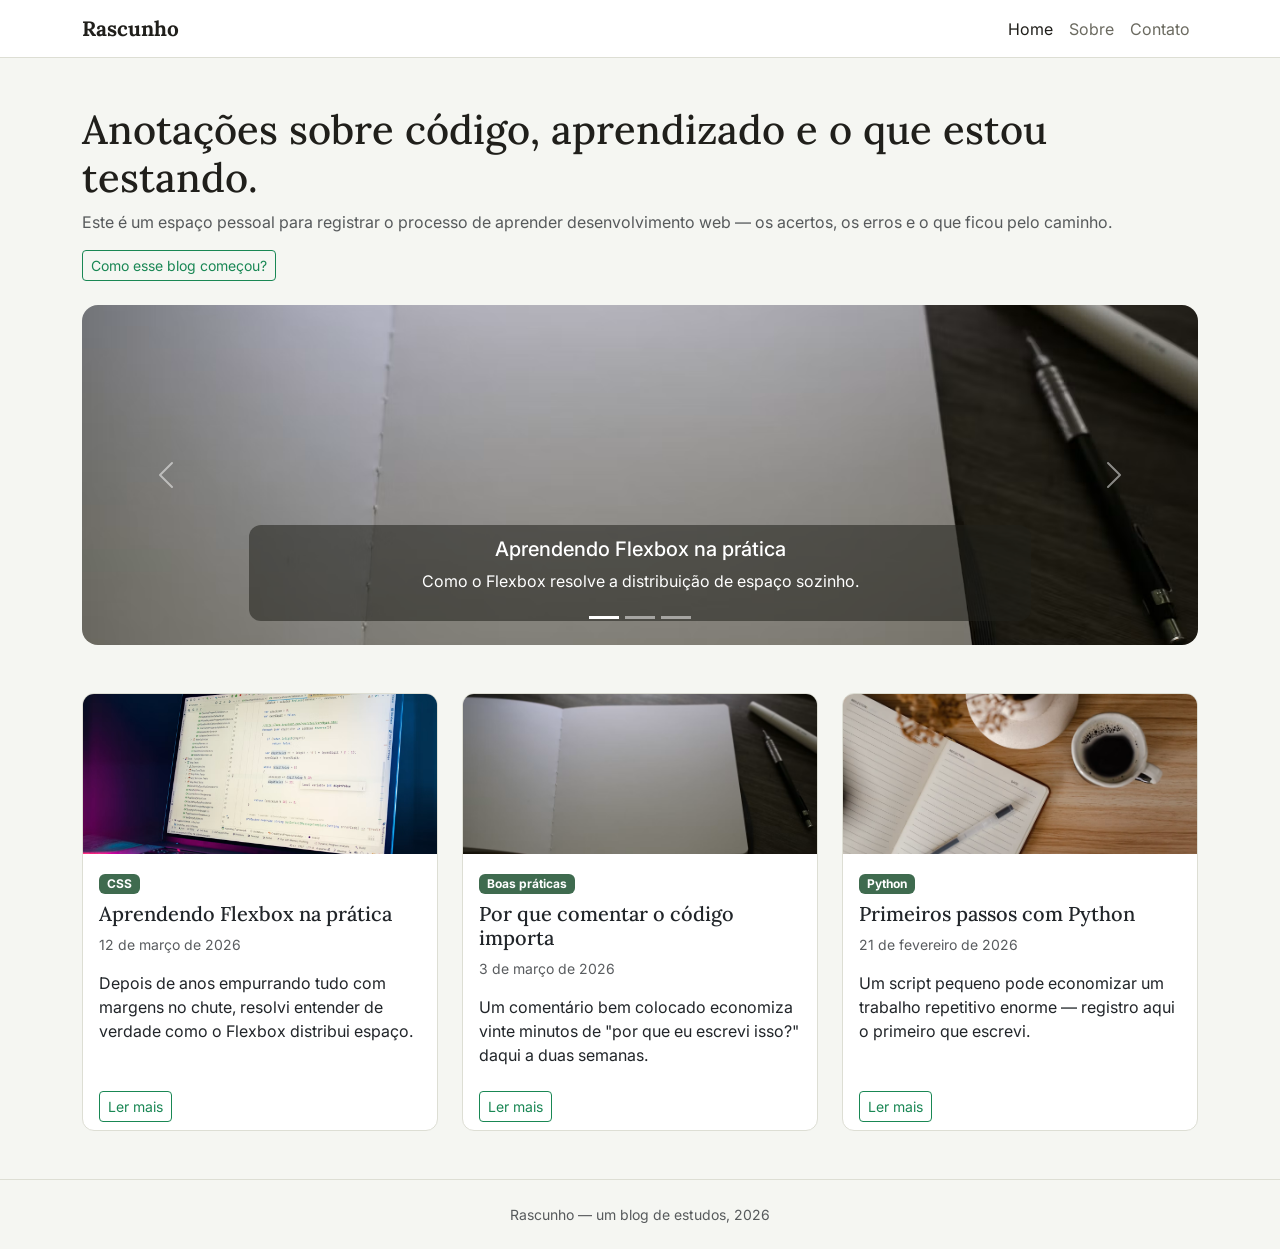
<file: atv 2 (blog jean)/templates/index.html>
<!DOCTYPE html>
<html lang="pt-BR">
<head>
  <meta charset="UTF-8">
  <meta name="viewport" content="width=device-width, initial-scale=1.0">
  <title>Rascunho — um blog de estudos</title>

  <link href="https://cdn.jsdelivr.net/npm/bootstrap@5.3.3/dist/css/bootstrap.min.css" rel="stylesheet">
  <link rel="preconnect" href="https://fonts.googleapis.com">
  <link href="https://fonts.googleapis.com/css2?family=Lora:wght@500;600;700&family=Inter:wght@400;500;600&display=swap" rel="stylesheet">
  <link rel="stylesheet" href="../static/css/custom.css">
</head>
<body>

  <nav class="navbar navbar-expand-md sticky-top custom-navbar">
    <div class="container">
      <a class="navbar-brand" href="index.html">Rascunho</a>
      <button class="navbar-toggler" type="button" data-bs-toggle="collapse"
              data-bs-target="#navMenu" aria-controls="navMenu"
              aria-expanded="false" aria-label="Abrir menu">
        <span class="navbar-toggler-icon"></span>
      </button>
      <div class="collapse navbar-collapse" id="navMenu">
        <ul class="navbar-nav ms-auto">
          <li class="nav-item"><a class="nav-link active" aria-current="page" href="index.html">Home</a></li>
          <li class="nav-item"><a class="nav-link" href="sobre.html">Sobre</a></li>
          <li class="nav-item"><a class="nav-link" href="contato.html">Contato</a></li>
        </ul>
      </div>
    </div>
  </nav>

  <main class="container py-5">

    <div class="intro mb-4">
      <h1>Anotações sobre código, aprendizado e o que estou testando.</h1>
      <p class="text-muted">
        Este é um espaço pessoal para registrar o processo de aprender
        desenvolvimento web — os acertos, os erros e o que ficou pelo caminho.
      </p>

      <button type="button" class="btn btn-outline-success btn-sm"
              data-bs-toggle="modal" data-bs-target="#aboutModal">
        Como esse blog começou?
      </button>
    </div>

    <div id="postsCarousel" class="carousel slide mb-5" data-bs-ride="carousel">
      <div class="carousel-indicators">
        <button type="button" data-bs-target="#postsCarousel" data-bs-slide-to="0" class="active" aria-current="true" aria-label="Slide 1"></button>
        <button type="button" data-bs-target="#postsCarousel" data-bs-slide-to="1" aria-label="Slide 2"></button>
        <button type="button" data-bs-target="#postsCarousel" data-bs-slide-to="2" aria-label="Slide 3"></button>
      </div>

      <div class="carousel-inner rounded-4 overflow-hidden">
        <div class="carousel-item active">
          <img src="../static/img/hero.jpg" class="d-block w-100 carousel-img" alt="Caderno aberto sobre a mesa, ao lado de um teclado">
          <div class="carousel-caption d-none d-md-block">
            <h5>Aprendendo Flexbox na prática</h5>
            <p>Como o Flexbox resolve a distribuição de espaço sozinho.</p>
          </div>
        </div>
        <div class="carousel-item">
          <img src="../static/img/post-flexbox.jpg" class="d-block w-100 carousel-img" alt="Tela de laptop exibindo linhas de código">
          <div class="carousel-caption d-none d-md-block">
            <h5>Por que comentar o código importa</h5>
            <p>Um comentário bem colocado economiza tempo no futuro.</p>
          </div>
        </div>
        <div class="carousel-item">
          <img src="../static/img/sobre.jpg" class="d-block w-100 carousel-img" alt="Xícara de café ao lado de um caderno aberto">
          <div class="carousel-caption d-none d-md-block">
            <h5>Primeiros passos com Python</h5>
            <p>Automatizando tarefas repetitivas com um script simples.</p>
          </div>
        </div>
      </div>

      <button class="carousel-control-prev" type="button" data-bs-target="#postsCarousel" data-bs-slide="prev">
        <span class="carousel-control-prev-icon" aria-hidden="true"></span>
        <span class="visually-hidden">Anterior</span>
      </button>
      <button class="carousel-control-next" type="button" data-bs-target="#postsCarousel" data-bs-slide="next">
        <span class="carousel-control-next-icon" aria-hidden="true"></span>
        <span class="visually-hidden">Próximo</span>
      </button>
    </div>

    <div class="row row-cols-1 row-cols-md-3 g-4">

      <div class="col">
        <div class="card h-100 post-card">
          <img src="../static/img/post-flexbox.jpg" class="card-img-top" alt="Tela de laptop exibindo linhas de código">
          <div class="card-body">
            <span class="badge text-bg-success mb-2">CSS</span>
            <h3 class="card-title h5">Aprendendo Flexbox na prática</h3>
            <p class="card-text text-muted small">12 de março de 2026</p>
            <p class="card-text">
              Depois de anos empurrando tudo com margens no chute, resolvi
              entender de verdade como o Flexbox distribui espaço.
            </p>
          </div>
          <div class="card-footer bg-transparent border-0">
            <a href="#" class="btn btn-outline-success btn-sm">Ler mais</a>
          </div>
        </div>
      </div>

      <div class="col">
        <div class="card h-100 post-card">
          <img src="../static/img/hero.jpg" class="card-img-top" alt="Caderno aberto sobre a mesa, ao lado de um teclado">
          <div class="card-body">
            <span class="badge text-bg-success mb-2">Boas práticas</span>
            <h3 class="card-title h5">Por que comentar o código importa</h3>
            <p class="card-text text-muted small">3 de março de 2026</p>
            <p class="card-text">
              Um comentário bem colocado economiza vinte minutos de
              "por que eu escrevi isso?" daqui a duas semanas.
            </p>
          </div>
          <div class="card-footer bg-transparent border-0">
            <a href="#" class="btn btn-outline-success btn-sm">Ler mais</a>
          </div>
        </div>
      </div>

      <div class="col">
        <div class="card h-100 post-card">
          <img src="../static/img/sobre.jpg" class="card-img-top" alt="Xícara de café ao lado de um caderno aberto">
          <div class="card-body">
            <span class="badge text-bg-success mb-2">Python</span>
            <h3 class="card-title h5">Primeiros passos com Python</h3>
            <p class="card-text text-muted small">21 de fevereiro de 2026</p>
            <p class="card-text">
              Um script pequeno pode economizar um trabalho repetitivo
              enorme — registro aqui o primeiro que escrevi.
            </p>
          </div>
          <div class="card-footer bg-transparent border-0">
            <a href="#" class="btn btn-outline-success btn-sm">Ler mais</a>
          </div>
        </div>
      </div>

    </div>
  </main>

  <footer class="site-footer text-center py-4">
    <div class="container">
      <p class="mb-0 text-muted small">Rascunho — um blog de estudos, 2026</p>
    </div>
  </footer>

  <div class="modal fade" id="aboutModal" tabindex="-1" aria-labelledby="aboutModalLabel" aria-hidden="true">
    <div class="modal-dialog">
      <div class="modal-content">
        <div class="modal-header">
          <h5 class="modal-title" id="aboutModalLabel">Sobre o Rascunho</h5>
          <button type="button" class="btn-close" data-bs-dismiss="modal" aria-label="Fechar"></button>
        </div>
        <div class="modal-body">
          <p>
            O Rascunho começou como um caderno de anotações que virou site —
            um espaço pra registrar o processo de aprender programação sem
            esperar estar "pronto" pra publicar.
          </p>
        </div>
        <div class="modal-footer">
          <a href="sobre.html" class="btn btn-success">Ler mais sobre</a>
        </div>
      </div>
    </div>
  </div>

  <script src="https://cdn.jsdelivr.net/npm/bootstrap@5.3.3/dist/js/bootstrap.bundle.min.js"></script>
</body>
</html>
</file>
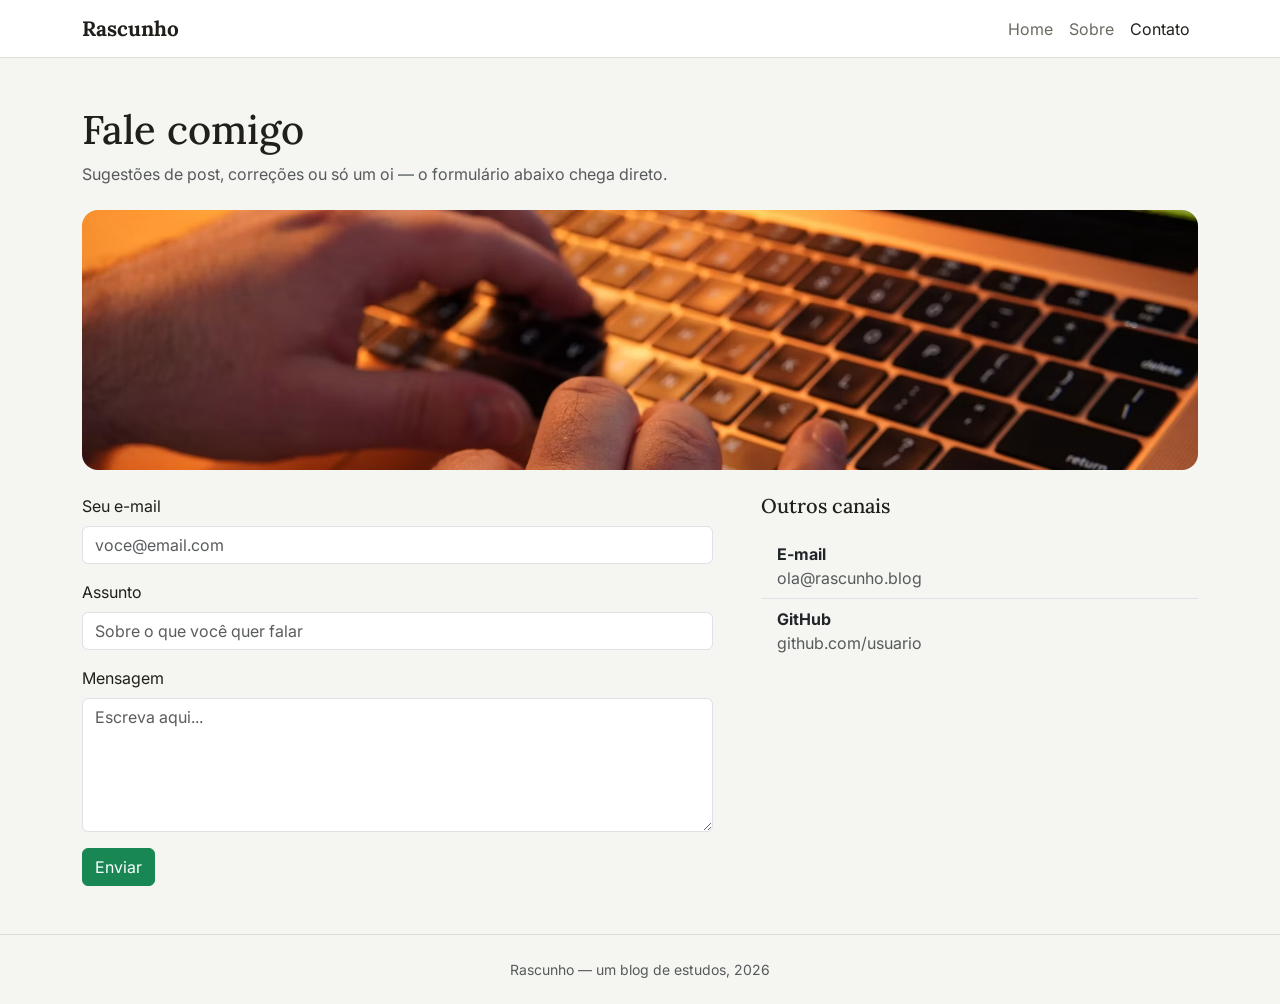
<file: atv 2 (blog jean)/templates/contato.html>
<!DOCTYPE html>
<html lang="pt-BR">
<head>
  <meta charset="UTF-8">
  <meta name="viewport" content="width=device-width, initial-scale=1.0">
  <title>Contato — Rascunho</title>
  <link href="https://cdn.jsdelivr.net/npm/bootstrap@5.3.3/dist/css/bootstrap.min.css" rel="stylesheet">
  <link rel="preconnect" href="https://fonts.googleapis.com">
  <link href="https://fonts.googleapis.com/css2?family=Lora:wght@500;600;700&family=Inter:wght@400;500;600&display=swap" rel="stylesheet">
  <link rel="stylesheet" href="../static/css/custom.css">
</head>
<body>

  <nav class="navbar navbar-expand-md sticky-top custom-navbar">
    <div class="container">
      <a class="navbar-brand" href="index.html">Rascunho</a>
      <button class="navbar-toggler" type="button" data-bs-toggle="collapse"
              data-bs-target="#navMenu" aria-controls="navMenu"
              aria-expanded="false" aria-label="Abrir menu">
        <span class="navbar-toggler-icon"></span>
      </button>
      <div class="collapse navbar-collapse" id="navMenu">
        <ul class="navbar-nav ms-auto">
          <li class="nav-item"><a class="nav-link" href="index.html">Home</a></li>
          <li class="nav-item"><a class="nav-link" href="sobre.html">Sobre</a></li>
          <li class="nav-item"><a class="nav-link active" aria-current="page" href="contato.html">Contato</a></li>
        </ul>
      </div>
    </div>
  </nav>

  <main class="container py-5">
    <h1 class="mb-2">Fale comigo</h1>
    <p class="text-muted mb-4">Sugestões de post, correções ou só um oi — o formulário abaixo chega direto.</p>

    <img src="../static/img/contato.jpg" class="img-fluid rounded-4 mb-4 about-img"
         alt="Mãos digitando em um teclado de notebook">

    <div class="row g-5">

      <div class="col-md-7">

        <div id="formAlert" class="alert alert-success alert-dismissible fade show d-none" role="alert">
          Mensagem enviada! (simulação — este formulário não envia dados de verdade)
          <button type="button" class="btn-close" aria-label="Fechar" onclick="hideFormAlert()"></button>
        </div>

        <form id="contactForm">
          <div class="mb-3">
            <label for="email" class="form-label">Seu e-mail</label>
            <input type="email" class="form-control" id="email" placeholder="voce@email.com" required>
          </div>
          <div class="mb-3">
            <label for="assunto" class="form-label">Assunto</label>
            <input type="text" class="form-control" id="assunto" placeholder="Sobre o que você quer falar" required>
          </div>
          <div class="mb-3">
            <label for="mensagem" class="form-label">Mensagem</label>
            <textarea class="form-control" id="mensagem" rows="5" placeholder="Escreva aqui..." required></textarea>
          </div>
          <button type="submit" class="btn btn-success">Enviar</button>
        </form>
      </div>

      <div class="col-md-5">
        <h2 class="h5 mb-3">Outros canais</h2>

        <ul class="list-group list-group-flush">
          <li class="list-group-item bg-transparent">
            <strong>E-mail</strong>
            <p class="mb-0 text-muted">ola@rascunho.blog</p>
          </li>
          <li class="list-group-item bg-transparent">
            <strong>GitHub</strong>
            <p class="mb-0 text-muted">github.com/usuario</p>
          </li>
        </ul>
      </div>

    </div>
  </main>

  <footer class="site-footer text-center py-4">
    <div class="container">
      <p class="mb-0 text-muted small">Rascunho — um blog de estudos, 2026</p>
    </div>
  </footer>

  <script src="https://cdn.jsdelivr.net/npm/bootstrap@5.3.3/dist/js/bootstrap.bundle.min.js"></script>

  <script>
    function hideFormAlert() {
      document.getElementById('formAlert').classList.add('d-none');
    }

    document.getElementById('contactForm').addEventListener('submit', function (event) {
      event.preventDefault();
      document.getElementById('formAlert').classList.remove('d-none');
      this.reset();
    });
  </script>
</body>
</html>
</file>
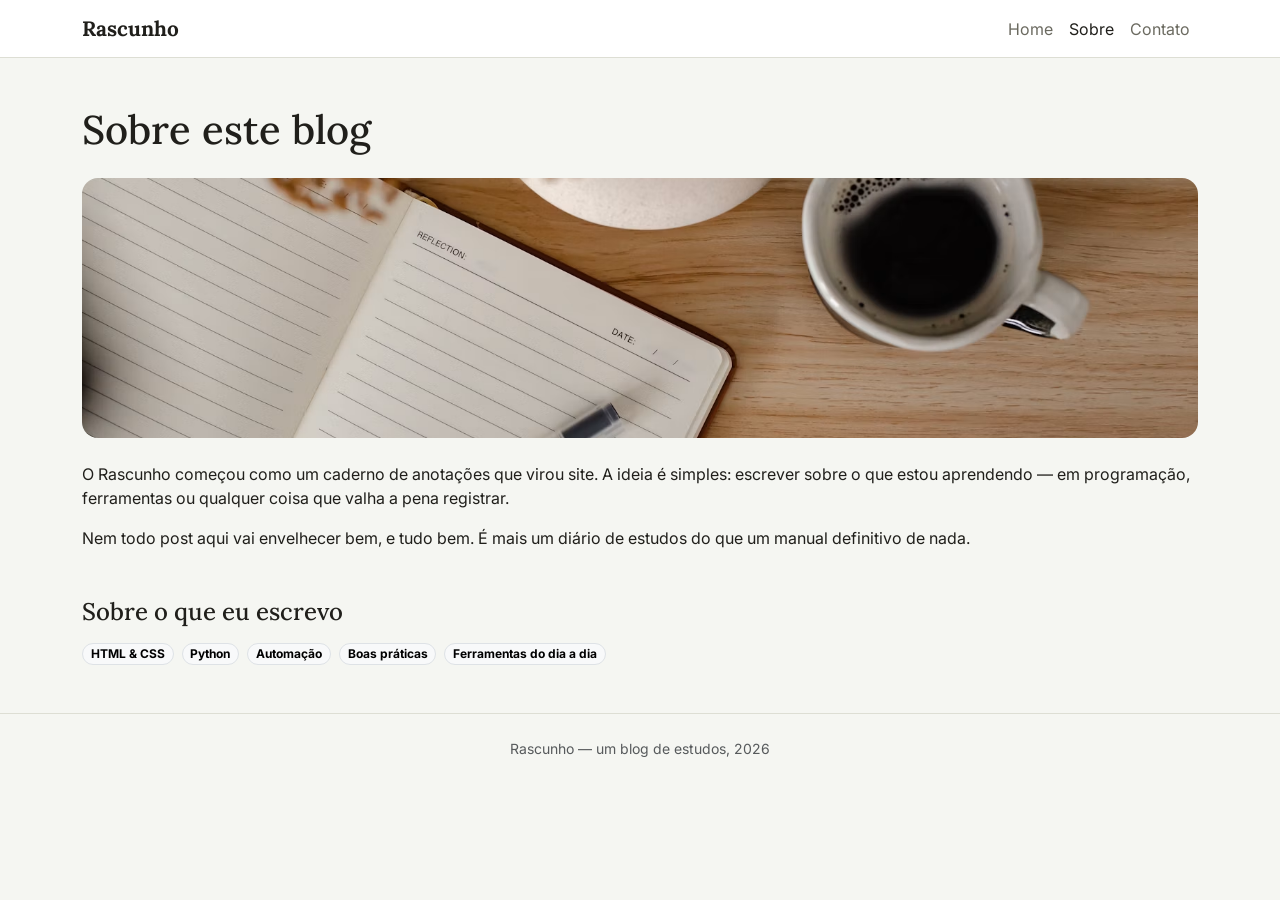
<file: atv 2 (blog jean)/templates/sobre.html>
<!DOCTYPE html>
<html lang="pt-BR">
<head>
  <meta charset="UTF-8">
  <meta name="viewport" content="width=device-width, initial-scale=1.0">
  <title>Sobre — Rascunho</title>
  <link href="https://cdn.jsdelivr.net/npm/bootstrap@5.3.3/dist/css/bootstrap.min.css" rel="stylesheet">
  <link rel="preconnect" href="https://fonts.googleapis.com">
  <link href="https://fonts.googleapis.com/css2?family=Lora:wght@500;600;700&family=Inter:wght@400;500;600&display=swap" rel="stylesheet">
  <link rel="stylesheet" href="../static/css/custom.css">
</head>
<body>

  <nav class="navbar navbar-expand-md sticky-top custom-navbar">
    <div class="container">
      <a class="navbar-brand" href="index.html">Rascunho</a>
      <button class="navbar-toggler" type="button" data-bs-toggle="collapse"
              data-bs-target="#navMenu" aria-controls="navMenu"
              aria-expanded="false" aria-label="Abrir menu">
        <span class="navbar-toggler-icon"></span>
      </button>
      <div class="collapse navbar-collapse" id="navMenu">
        <ul class="navbar-nav ms-auto">
          <li class="nav-item"><a class="nav-link" href="index.html">Home</a></li>
          <li class="nav-item"><a class="nav-link active" aria-current="page" href="sobre.html">Sobre</a></li>
          <li class="nav-item"><a class="nav-link" href="contato.html">Contato</a></li>
        </ul>
      </div>
    </div>
  </nav>

  <main class="container py-5">
    <h1 class="mb-4">Sobre este blog</h1>

    <img src="../static/img/sobre.jpg" class="img-fluid rounded-4 mb-4 about-img"
         alt="Xícara de café ao lado de um caderno aberto sobre a mesa">

    <p>
      O Rascunho começou como um caderno de anotações que virou site.
      A ideia é simples: escrever sobre o que estou aprendendo — em
      programação, ferramentas ou qualquer coisa que valha a pena
      registrar.
    </p>
    <p>
      Nem todo post aqui vai envelhecer bem, e tudo bem. É mais um
      diário de estudos do que um manual definitivo de nada.
    </p>

    <h2 class="h4 mt-5 mb-3">Sobre o que eu escrevo</h2>

    <div class="d-flex flex-wrap gap-2">
      <span class="badge rounded-pill text-bg-light border">HTML &amp; CSS</span>
      <span class="badge rounded-pill text-bg-light border">Python</span>
      <span class="badge rounded-pill text-bg-light border">Automação</span>
      <span class="badge rounded-pill text-bg-light border">Boas práticas</span>
      <span class="badge rounded-pill text-bg-light border">Ferramentas do dia a dia</span>
    </div>
  </main>

  <footer class="site-footer text-center py-4">
    <div class="container">
      <p class="mb-0 text-muted small">Rascunho — um blog de estudos, 2026</p>
    </div>
  </footer>

  <script src="https://cdn.jsdelivr.net/npm/bootstrap@5.3.3/dist/js/bootstrap.bundle.min.js"></script>
</body>
</html>
</file>
<file: atv 2 (blog jean)/static/css/custom.css>
:root {
  --bs-success: #3f6b4f;
  --bs-success-rgb: 63, 107, 79;
  --bs-link-color: #3f6b4f;
  --bs-link-color-rgb: 63, 107, 79;
  --bs-link-hover-color: #2e4f3a;
  --bs-body-font-family: "Inter", Arial, sans-serif;
}

body {
  background-color: #f5f6f2;
  color: #201f1b;
}

h1, h2, h3, h4, .navbar-brand, .modal-title {
  font-family: "Lora", Georgia, serif;
}

.custom-navbar {
  background-color: #ffffff;
  border-bottom: 1px solid #ddded4;
}

.custom-navbar .navbar-brand {
  font-weight: 700;
  font-size: 1.3rem;
  color: #201f1b;
}

.custom-navbar .nav-link {
  color: #6b6a60;
}

.custom-navbar .nav-link.active,
.custom-navbar .nav-link:hover {
  color: #201f1b;
}

.carousel-img {
  height: 340px;
  object-fit: cover;
}

.carousel-caption {
  background: rgba(32, 31, 27, 0.55);
  border-radius: 12px;
  padding: 12px 20px;
  bottom: 24px;
}

.post-card {
  border: 1px solid #ddded4;
  border-radius: 12px;
  overflow: hidden;
}

.post-card .card-img-top {
  height: 160px;
  object-fit: cover;
}

.about-img {
  width: 100%;
  height: 260px;
  object-fit: cover;
}

.site-footer {
  border-top: 1px solid #ddded4;
  background-color: #f5f6f2;
}
</file>
